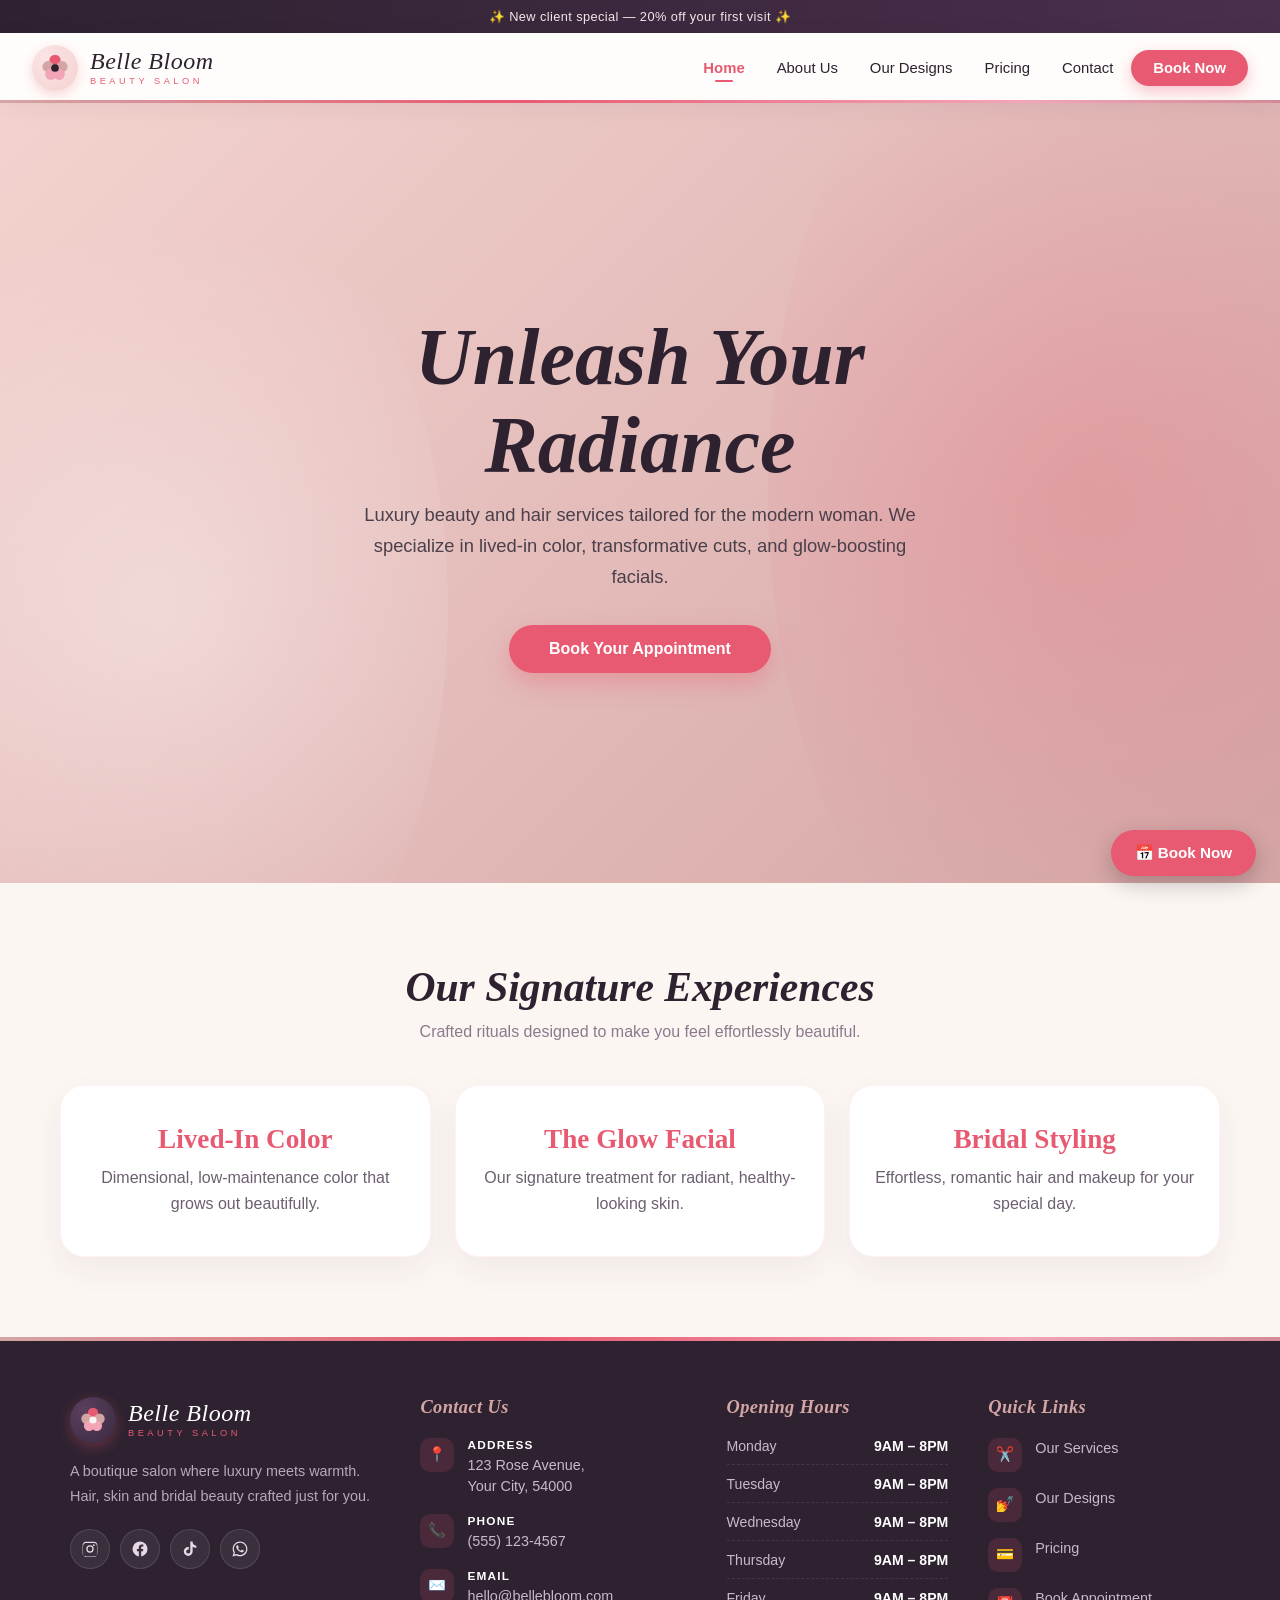
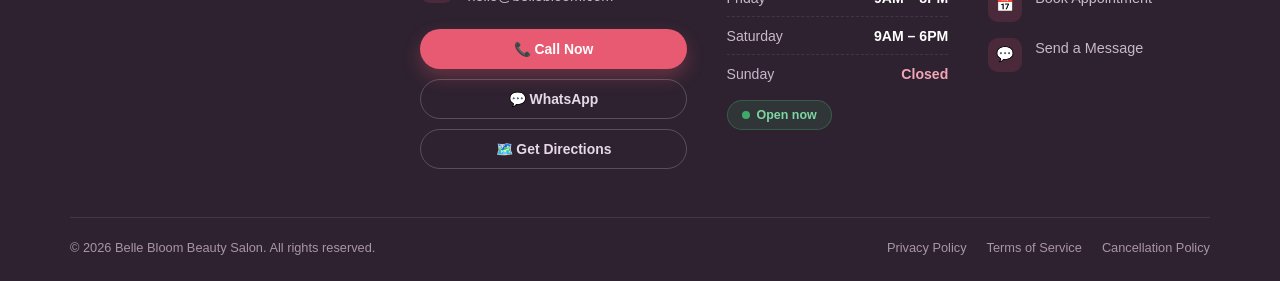
<file: index.html>
<!DOCTYPE html>
<html lang="en">
<head>
    <meta charset="UTF-8">
    <meta name="viewport" content="width=device-width, initial-scale=1.0">
    <meta name="theme-color" content="#2E2230">
    <title>Belle Bloom | Beauty Salon</title>
    <link rel="stylesheet" href="style.css">
</head>
<body>

    <!-- ==================== HEADER ==================== -->
    <header class="site-header">
        <!-- Promo bar only — no contact/email -->
        <div class="top-bar">
            <span class="sparkle">✨</span> New client special — 20% off your first visit <span class="sparkle">✨</span>
        </div>

        <nav class="main-nav">
            <a href="#home" class="logo" aria-label="Belle Bloom home">
                <span class="logo-mark">
                    <svg width="28" height="28" viewBox="0 0 40 40" aria-hidden="true">
                        <circle cx="20" cy="9"  r="8" fill="#E85A71"/>
                        <circle cx="10" cy="18" r="8" fill="#D4A5A5"/>
                        <circle cx="30" cy="18" r="8" fill="#D4A5A5"/>
                        <circle cx="14" cy="29" r="8" fill="#F3A5B8"/>
                        <circle cx="26" cy="29" r="8" fill="#F3A5B8"/>
                        <circle cx="20" cy="20" r="5.5" fill="#2E2230"/>
                    </svg>
                </span>
                <span class="logo-text">
                    Belle Bloom
                    <span>Beauty Salon</span>
                </span>
            </a>

            <input type="checkbox" id="nav-toggle" class="nav-toggle">
            <label for="nav-toggle" class="nav-toggle-label" aria-label="Toggle menu">☰</label>

            <ul class="nav-links">
                <li><a href="#home" class="active">Home</a></li>
                <li><a href="#about">About Us</a></li>
                <li><a href="#designs">Our Designs</a></li>
                <li><a href="pricing.html">Pricing</a></li>
                <li><a href="#contact">Contact</a></li>
                <li><a href="#book" class="nav-cta js-book">Book Now</a></li>
            </ul>
        </nav>
    </header>

    <!-- ==================== HERO ==================== -->
    <section class="hero" id="home">
        <div class="hero-content">
            <h1>Unleash Your Radiance</h1>
            <p>Luxury beauty and hair services tailored for the modern woman. We specialize in lived-in color, transformative cuts, and glow-boosting facials.</p>
            <a href="#book" class="cta-button js-book">Book Your Appointment</a>
        </div>
    </section>

    <!-- ==================== SIGNATURE SERVICES ==================== -->
    <section class="services" id="services">
        <h2>Our Signature Experiences</h2>
        <p class="subtitle">Crafted rituals designed to make you feel effortlessly beautiful.</p>
        <div class="service-grid">
            <div class="service-card">
                <h3>Lived-In Color</h3>
                <p>Dimensional, low-maintenance color that grows out beautifully.</p>
            </div>
            <div class="service-card">
                <h3>The Glow Facial</h3>
                <p>Our signature treatment for radiant, healthy-looking skin.</p>
            </div>
            <div class="service-card">
                <h3>Bridal Styling</h3>
                <p>Effortless, romantic hair and makeup for your special day.</p>
            </div>
        </div>
    </section>

    <!-- ==================== FOOTER / CONTACT ==================== -->
    <footer class="site-footer" id="contact">
        <div class="footer-inner">

            <!-- Column 1: Brand + social -->
            <div class="footer-brand">
                <a href="#home" class="logo">
                    <span class="logo-mark">
                        <svg width="26" height="26" viewBox="0 0 40 40" aria-hidden="true">
                            <circle cx="20" cy="9"  r="8" fill="#E85A71"/>
                            <circle cx="10" cy="18" r="8" fill="#D4A5A5"/>
                            <circle cx="30" cy="18" r="8" fill="#D4A5A5"/>
                            <circle cx="14" cy="29" r="8" fill="#F3A5B8"/>
                            <circle cx="26" cy="29" r="8" fill="#F3A5B8"/>
                            <circle cx="20" cy="20" r="5.5" fill="#FCF6F3"/>
                        </svg>
                    </span>
                    <span class="logo-text">
                        Belle Bloom
                        <span>Beauty Salon</span>
                    </span>
                </a>
                <p>A boutique salon where luxury meets warmth. Hair, skin and bridal beauty crafted just for you.</p>

                <div class="social-row">
                    <a href="#" class="social-btn" aria-label="Instagram">
                        <svg viewBox="0 0 24 24"><path d="M12 2.2c3.2 0 3.6 0 4.9.07 1.2.06 1.8.25 2.2.42.6.22 1 .48 1.4.9.4.4.7.8.9 1.4.2.4.4 1 .4 2.2.1 1.3.1 1.7.1 4.9s0 3.6-.1 4.9c0 1.2-.2 1.8-.4 2.2-.2.6-.5 1-.9 1.4-.4.4-.8.7-1.4.9-.4.2-1 .4-2.2.4-1.3.1-1.7.1-4.9.1s-3.6 0-4.9-.1c-1.2 0-1.8-.2-2.2-.4-.6-.2-1-.5-1.4-.9-.4-.4-.7-.8-.9-1.4-.2-.4-.4-1-.4-2.2-.1-1.3-.1-1.7-.1-4.9s0-3.6.1-4.9c0-1.2.2-1.8.4-2.2.2-.6.5-1 .9-1.4.4-.4.8-.7 1.4-.9.4-.2 1-.4 2.2-.4 1.3-.1 1.7-.1 4.9-.1zm0 1.8c-3.1 0-3.5 0-4.8.07-1.1.05-1.7.24-2.1.4-.5.2-.9.44-1.2.75-.3.3-.55.7-.75 1.2-.16.4-.35 1-.4 2.1-.07 1.3-.07 1.7-.07 4.8s0 3.5.07 4.8c.05 1.1.24 1.7.4 2.1.2.5.44.9.75 1.2.3.3.7.55 1.2.75.4.16 1 .35 2.1.4 1.3.07 1.7.07 4.8.07s3.5 0 4.8-.07c1.1-.05 1.7-.24 2.1-.4.5-.2.9-.44 1.2-.75.3-.3.55-.7.75-1.2.16-.4.35-1 .4-2.1.07-1.3.07-1.7.07-4.8s0-3.5-.07-4.8c-.05-1.1-.24-1.7-.4-2.1-.2-.5-.44-.9-.75-1.2-.3-.3-.7-.55-1.2-.75-.4-.16-1-.35-2.1-.4-1.3-.07-1.7-.07-4.8-.07zm0 3.1a4.9 4.9 0 1 1 0 9.8 4.9 4.9 0 0 1 0-9.8zm0 8.08a3.18 3.18 0 1 0 0-6.36 3.18 3.18 0 0 0 0 6.36zm6.24-8.28a1.14 1.14 0 1 1-2.28 0 1.14 1.14 0 0 1 2.28 0z"/></svg>
                    </a>
                    <a href="#" class="social-btn" aria-label="Facebook">
                        <svg viewBox="0 0 24 24"><path d="M22 12a10 10 0 1 0-11.56 9.88v-6.99H7.9V12h2.54V9.8c0-2.5 1.49-3.89 3.77-3.89 1.09 0 2.24.2 2.24.2v2.46h-1.26c-1.24 0-1.63.77-1.63 1.56V12h2.78l-.44 2.89h-2.34v6.99A10 10 0 0 0 22 12z"/></svg>
                    </a>
                    <a href="#" class="social-btn" aria-label="TikTok">
                        <svg viewBox="0 0 24 24"><path d="M16.6 5.82A5.4 5.4 0 0 1 15.5 2h-3.1v13.28a2.78 2.78 0 1 1-2.78-2.78c.28 0 .55.04.8.12V9.44a6.05 6.05 0 0 0-.8-.05 5.9 5.9 0 1 0 5.9 5.9V9.1a8.5 8.5 0 0 0 4.9 1.55V7.55a5.4 5.4 0 0 1-3.82-1.73z"/></svg>
                    </a>
                    <a href="https://wa.me/15551234567" class="social-btn" aria-label="WhatsApp">
                        <svg viewBox="0 0 24 24"><path d="M12.04 2C6.6 2 2.2 6.4 2.2 11.84c0 1.74.46 3.44 1.32 4.94L2 22l5.34-1.4a9.8 9.8 0 0 0 4.7 1.2h.01c5.43 0 9.84-4.4 9.84-9.84S17.47 2 12.04 2zm0 17.94h-.01a8.2 8.2 0 0 1-4.17-1.14l-.3-.18-3.1.81.83-3.03-.2-.31a8.16 8.16 0 0 1-1.25-4.35c0-4.52 3.68-8.2 8.2-8.2 2.19 0 4.25.86 5.8 2.4a8.15 8.15 0 0 1 2.4 5.8c0 4.52-3.68 8.2-8.2 8.2zm4.5-6.14c-.25-.12-1.47-.72-1.7-.8-.23-.09-.4-.13-.56.12-.17.25-.65.8-.8.96-.14.17-.29.19-.54.06-.25-.12-1.04-.38-1.98-1.22-.73-.65-1.22-1.46-1.37-1.7-.14-.26-.02-.4.11-.52.11-.11.25-.29.37-.43.13-.15.17-.25.25-.42.08-.17.04-.31-.02-.44-.06-.12-.56-1.35-.77-1.85-.2-.48-.41-.42-.56-.43h-.48c-.16 0-.43.06-.65.31-.23.25-.86.84-.86 2.05s.88 2.38 1 2.54c.12.17 1.73 2.64 4.2 3.7.59.25 1.04.4 1.4.52.59.19 1.13.16 1.55.1.47-.07 1.47-.6 1.68-1.18.21-.58.21-1.07.15-1.18-.06-.1-.23-.17-.48-.29z"/></svg>
                    </a>
                </div>
            </div>

            <!-- Column 2: Contact -->
            <div class="footer-col">
                <h4>Contact Us</h4>
                <ul class="contact-list">
                    <li>
                        <span class="ci">📍</span>
                        <div>
                            <strong>Address</strong>
                            <span>123 Rose Avenue,<br>Your City, 54000</span>
                        </div>
                    </li>
                    <li>
                        <span class="ci">📞</span>
                        <div>
                            <strong>Phone</strong>
                            <a href="tel:+15551234567">(555) 123-4567</a>
                        </div>
                    </li>
                    <li>
                        <span class="ci">✉️</span>
                        <div>
                            <strong>Email</strong>
                            <a href="mailto:hello@bellebloom.com">hello@bellebloom.com</a>
                        </div>
                    </li>
                </ul>

                <div class="quick-actions">
                    <a href="tel:+15551234567" class="quick-btn primary">📞 Call Now</a>
                    <a href="https://wa.me/15551234567" class="quick-btn ghost">💬 WhatsApp</a>
                    <a href="https://maps.google.com/?q=123+Rose+Avenue" target="_blank" rel="noopener" class="quick-btn ghost">🗺️ Get Directions</a>
                </div>
            </div>

            <!-- Column 3: Hours -->
            <div class="footer-col">
                <h4>Opening Hours</h4>
                <ul class="hours-list">
                    <li><span class="day">Monday</span><span class="time">9AM – 8PM</span></li>
                    <li><span class="day">Tuesday</span><span class="time">9AM – 8PM</span></li>
                    <li><span class="day">Wednesday</span><span class="time">9AM – 8PM</span></li>
                    <li><span class="day">Thursday</span><span class="time">9AM – 8PM</span></li>
                    <li><span class="day">Friday</span><span class="time">9AM – 8PM</span></li>
                    <li><span class="day">Saturday</span><span class="time">9AM – 6PM</span></li>
                    <li><span class="day">Sunday</span><span class="closed">Closed</span></li>
                </ul>
                <span class="open-badge"><span class="pulse"></span> Open now</span>
            </div>

            <!-- Column 4: Quick links -->
            <div class="footer-col">
                <h4>Quick Links</h4>
                <ul class="contact-list">
                    <li><span class="ci">✂️</span><div><a href="#services">Our Services</a></div></li>
                    <li><span class="ci">💅</span><div><a href="#designs">Our Designs</a></div></li>
                    <li><span class="ci">💳</span><div><a href="pricing.html">Pricing</a></div></li>
                    <li><span class="ci">📅</span><div><a href="#book" class="js-book">Book Appointment</a></div></li>
                    <li><span class="ci">💬</span><div><a href="mailto:hello@bellebloom.com">Send a Message</a></div></li>
                </ul>
            </div>

        </div>

        <div class="footer-bottom">
            <span>&copy; 2026 Belle Bloom Beauty Salon. All rights reserved.</span>
            <span class="legal">
                <a href="#">Privacy Policy</a>
                <a href="#">Terms of Service</a>
                <a href="#">Cancellation Policy</a>
            </span>
        </div>
    </footer>

    <!-- Floating CTA -->
    <button type="button" class="floating-cta js-book">📅 Book Now</button>

    <!-- ==================== BOOKING MODAL ==================== -->
    <div class="modal-overlay" id="bookingModal" role="dialog" aria-modal="true" aria-labelledby="modalTitle">
        <div class="booking-modal">
            <button type="button" class="modal-close" id="modalClose" aria-label="Close booking window">&times;</button>

            <h2 class="modal-title" id="modalTitle">Book Your Appointment</h2>
            <p class="modal-sub">Pick a date, then choose an available time slot.</p>

            <div class="booking-layout">
                <div class="calendar-panel">
                    <div class="cal-header">
                        <button type="button" class="cal-nav" id="prevMonth" aria-label="Previous month">‹</button>
                        <span class="cal-month" id="monthLabel"></span>
                        <button type="button" class="cal-nav" id="nextMonth" aria-label="Next month">›</button>
                    </div>

                    <div class="cal-weekdays">
                        <span>Sun</span><span>Mon</span><span>Tue</span>
                        <span>Wed</span><span>Thu</span><span>Fri</span><span>Sat</span>
                    </div>

                    <div class="cal-grid" id="calGrid"></div>

                    <div class="cal-legend">
                        <span><i class="lg-dot free"></i> Available</span>
                        <span><i class="lg-dot full"></i> Fully booked</span>
                        <span><i class="lg-dot sel"></i> Selected</span>
                    </div>
                </div>

                <div class="slots-panel">
                    <h3 id="slotsTitle">Select a date</h3>
                    <p class="slots-sub" id="slotsSub">Choose a highlighted day on the calendar.</p>
                    <div class="slots-grid" id="slotsGrid">
                        <p class="empty-note">No date selected yet.</p>
                    </div>
                </div>
            </div>
        </div>
    </div>

    <script>
    /* =========================================================
       BOOKING SYSTEM
       ========================================================= */
    const STORAGE_KEY = 'belleBloomBookings_v1';

    const TIME_SLOTS = [
        '9:00 AM','10:00 AM','11:00 AM','12:00 PM','1:00 PM',
        '2:00 PM','3:00 PM','4:00 PM','5:00 PM','6:00 PM','7:00 PM'
    ];

    const modal       = document.getElementById('bookingModal');
    const calGrid     = document.getElementById('calGrid');
    const monthLabel  = document.getElementById('monthLabel');
    const slotsGrid   = document.getElementById('slotsGrid');
    const slotsTitle  = document.getElementById('slotsTitle');
    const slotsSub    = document.getElementById('slotsSub');

    const today = new Date();
    today.setHours(0, 0, 0, 0);

    let bookings        = loadBookings();
    let viewYear        = today.getFullYear();
    let viewMonth       = today.getMonth();
    let selectedDateKey = null;

    function pad(n) { return String(n).padStart(2, '0'); }
    function keyOf(d) {
        return d.getFullYear() + '-' + pad(d.getMonth() + 1) + '-' + pad(d.getDate());
    }
    function hashStr(s) {
        let h = 0;
        for (let i = 0; i < s.length; i++) h = (h * 31 + s.charCodeAt(i)) >>> 0;
        return h;
    }
    function escapeHtml(s) {
        return String(s).replace(/[&<>"']/g, c => (
            { '&':'&amp;', '<':'&lt;', '>':'&gt;', '"':'&quot;', "'":'&#39;' }[c]
        ));
    }
    function loadBookings() {
        try { return JSON.parse(localStorage.getItem(STORAGE_KEY)) || {}; }
        catch (e) { return {}; }
    }
    function saveBookings() {
        try { localStorage.setItem(STORAGE_KEY, JSON.stringify(bookings)); }
        catch (e) { /* storage may be unavailable */ }
    }

    const FORCED_FULL = [2, 5, 9, 14].map(n => {
        const d = new Date(today);
        d.setDate(d.getDate() + n);
        return keyOf(d);
    });

    function dayFullyBooked(key) {
        if (FORCED_FULL.includes(key)) return true;
        return (hashStr(key) % 100) < 10;
    }

    function slotState(dateKey, slot, index) {
        if (bookings[dateKey] && bookings[dateKey][slot]) return 'booked';
        if (dayFullyBooked(dateKey)) return 'booked';
        const seed = (hashStr(dateKey) + index * 37) % 100;
        return seed < 32 ? 'booked' : 'free';
    }

    function isPastSlot(dateKey, time) {
        if (dateKey !== keyOf(today)) return false;
        const [t, mer] = time.split(' ');
        let h = parseInt(t.split(':')[0], 10);
        if (mer === 'PM' && h !== 12) h += 12;
        if (mer === 'AM' && h === 12) h = 0;
        return h <= new Date().getHours();
    }

    function slotsForDate(dateKey) {
        return TIME_SLOTS.map((t, i) => {
            let state = slotState(dateKey, t, i);
            if (state === 'free' && isPastSlot(dateKey, t)) state = 'booked';
            return { time: t, state: state };
        });
    }

    function freeCount(dateKey) {
        return slotsForDate(dateKey).filter(s => s.state === 'free').length;
    }

    function renderCalendar() {
        monthLabel.textContent = new Date(viewYear, viewMonth, 1)
            .toLocaleString('en-US', { month: 'long', year: 'numeric' });

        calGrid.innerHTML = '';

        const firstDay    = new Date(viewYear, viewMonth, 1).getDay();
        const daysInMonth = new Date(viewYear, viewMonth + 1, 0).getDate();

        for (let i = 0; i < firstDay; i++) {
            const blank = document.createElement('button');
            blank.type = 'button';
            blank.className = 'cal-day empty';
            blank.disabled = true;
            blank.tabIndex = -1;
            calGrid.appendChild(blank);
        }

        for (let d = 1; d <= daysInMonth; d++) {
            const date = new Date(viewYear, viewMonth, d);
            const key  = keyOf(date);

            const btn = document.createElement('button');
            btn.type = 'button';
            btn.className = 'cal-day';
            btn.textContent = d;
            btn.dataset.date = key;

            const isPast   = date < today;
            const isSunday = date.getDay() === 0;

            if (isPast) {
                btn.disabled = true;
                btn.classList.add('past');
            } else if (isSunday) {
                btn.disabled = true;
                btn.classList.add('closed');
                btn.title = 'Closed on Sundays';
            } else if (dayFullyBooked(key) || freeCount(key) === 0) {
                btn.disabled = true;
                btn.classList.add('full');
                btn.title = 'Fully booked';
            } else {
                if (freeCount(key) < TIME_SLOTS.length) {
                    const dot = document.createElement('span');
                    dot.className = 'dot';
                    btn.appendChild(dot);
                }
                btn.addEventListener('click', () => selectDate(key));
            }

            if (key === keyOf(today)) btn.classList.add('today');
            if (key === selectedDateKey) btn.classList.add('selected');

            calGrid.appendChild(btn);
        }
    }

    function selectDate(dateKey) {
        selectedDateKey = dateKey;
        renderCalendar();
        renderSlots(dateKey);
    }

    function renderSlots(dateKey) {
        slotsGrid.classList.remove('single');
        const date = new Date(dateKey + 'T00:00:00');

        slotsTitle.textContent = date.toLocaleDateString('en-US', {
            weekday: 'long', month: 'short', day: 'numeric'
        });

        const list = slotsForDate(dateKey);
        const free = list.filter(s => s.state === 'free').length;

        slotsSub.textContent = free
            ? free + ' slot' + (free > 1 ? 's' : '') + ' available — tap one to book'
            : 'All slots are booked. Please pick another day.';

        slotsGrid.innerHTML = '';

        list.forEach(s => {
            const btn = document.createElement('button');
            btn.type = 'button';
            btn.className = 'slot ' + (s.state === 'free' ? 'free' : 'booked');
            btn.textContent = s.time;

            if (s.state === 'free') {
                btn.addEventListener('click', () => showBookingForm(dateKey, s.time));
            } else {
                btn.disabled = true;
                btn.title = 'Already booked';
            }
            slotsGrid.appendChild(btn);
        });
    }

    function showBookingForm(dateKey, time) {
        const date = new Date(dateKey + 'T00:00:00');

        slotsTitle.textContent = 'Confirm your booking';
        slotsSub.textContent = date.toLocaleDateString('en-US', {
            weekday: 'long', month: 'long', day: 'numeric'
        }) + ' at ' + time;

        slotsGrid.classList.add('single');
        slotsGrid.innerHTML = '';

        const form = document.createElement('form');
        form.className = 'book-form';
        form.innerHTML =
            '<input type="text" name="clientName" placeholder="Your full name" required autocomplete="name">' +
            '<input type="tel"  name="clientPhone" placeholder="Phone number" required autocomplete="tel">' +
            '<button type="submit" class="btn-primary">Confirm Appointment</button>' +
            '<button type="button" class="btn-ghost" id="backToSlots">← Back to time slots</button>';

        form.addEventListener('submit', function (e) {
            e.preventDefault();
            const name  = form.elements.clientName.value.trim();
            const phone = form.elements.clientPhone.value.trim();
            if (!name || !phone) return;

            if (!bookings[dateKey]) bookings[dateKey] = {};
            bookings[dateKey][time] = { name: name, phone: phone, at: new Date().toISOString() };
            saveBookings();

            showConfirmation(dateKey, time, name);
            renderCalendar();
        });

        slotsGrid.appendChild(form);

        document.getElementById('backToSlots').addEventListener('click', () => {
            renderSlots(dateKey);
        });
    }

    function showConfirmation(dateKey, time, name) {
        const date = new Date(dateKey + 'T00:00:00');

        slotsTitle.textContent = "You're booked!";
        slotsSub.textContent = 'A confirmation has been saved. We can’t wait to see you.';
        slotsGrid.classList.add('single');
        slotsGrid.innerHTML =
            '<div class="confirm-card">' +
                '<div class="check">✓</div>' +
                '<p class="who">' + escapeHtml(name) + '</p>' +
                '<p>' + date.toLocaleDateString('en-US', {
                    weekday: 'long', month: 'long', day: 'numeric', year: 'numeric'
                }) + '</p>' +
                '<p class="big">' + time + '</p>' +
                '<button type="button" class="btn-primary" id="confirmDone">Done</button>' +
            '</div>';

        document.getElementById('confirmDone').addEventListener('click', closeModal);
    }

    function openModal() {
        viewYear  = today.getFullYear();
        viewMonth = today.getMonth();
        selectedDateKey = null;

        slotsGrid.classList.remove('single');
        slotsTitle.textContent = 'Select a date';
        slotsSub.textContent = 'Choose a highlighted day on the calendar.';
        slotsGrid.innerHTML = '<p class="empty-note">No date selected yet.</p>';

        renderCalendar();
        modal.classList.add('open');
        document.body.classList.add('modal-open');
    }

    function closeModal() {
        modal.classList.remove('open');
        document.body.classList.remove('modal-open');
    }

    document.querySelectorAll('.js-book').forEach(el => {
        el.addEventListener('click', function (e) {
            e.preventDefault();
            openModal();
        });
    });

    document.getElementById('modalClose').addEventListener('click', closeModal);
    modal.addEventListener('click', function (e) {
        if (e.target === modal) closeModal();
    });
    document.addEventListener('keydown', function (e) {
        if (e.key === 'Escape' && modal.classList.contains('open')) closeModal();
    });

    document.getElementById('prevMonth').addEventListener('click', function () {
        viewMonth--;
        if (viewMonth < 0) { viewMonth = 11; viewYear--; }
        renderCalendar();
    });
    document.getElementById('nextMonth').addEventListener('click', function () {
        viewMonth++;
        if (viewMonth > 11) { viewMonth = 0; viewYear++; }
        renderCalendar();
    });

    // Open the booking window when arriving from another page (e.g. pricing.html)
    if (location.hash === '#book') openModal();
    </script>

</body>
</html>
</file>
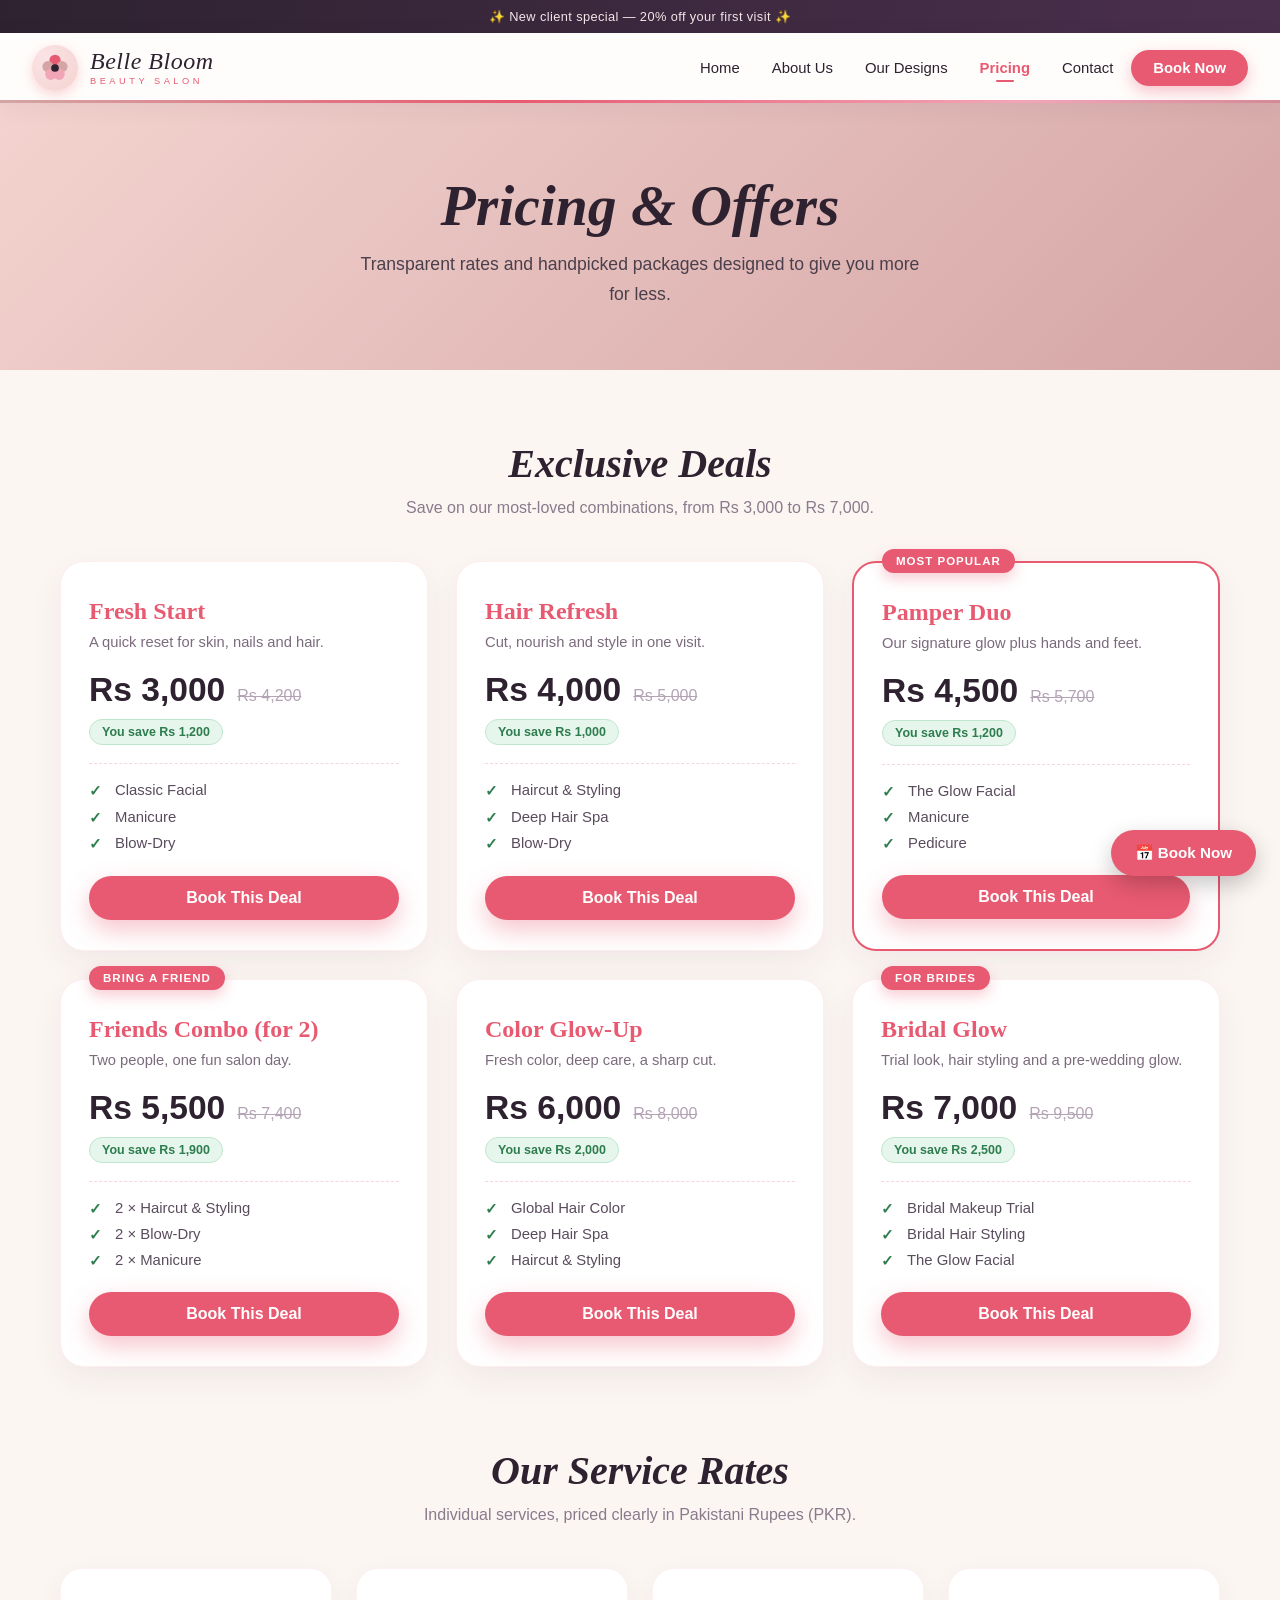
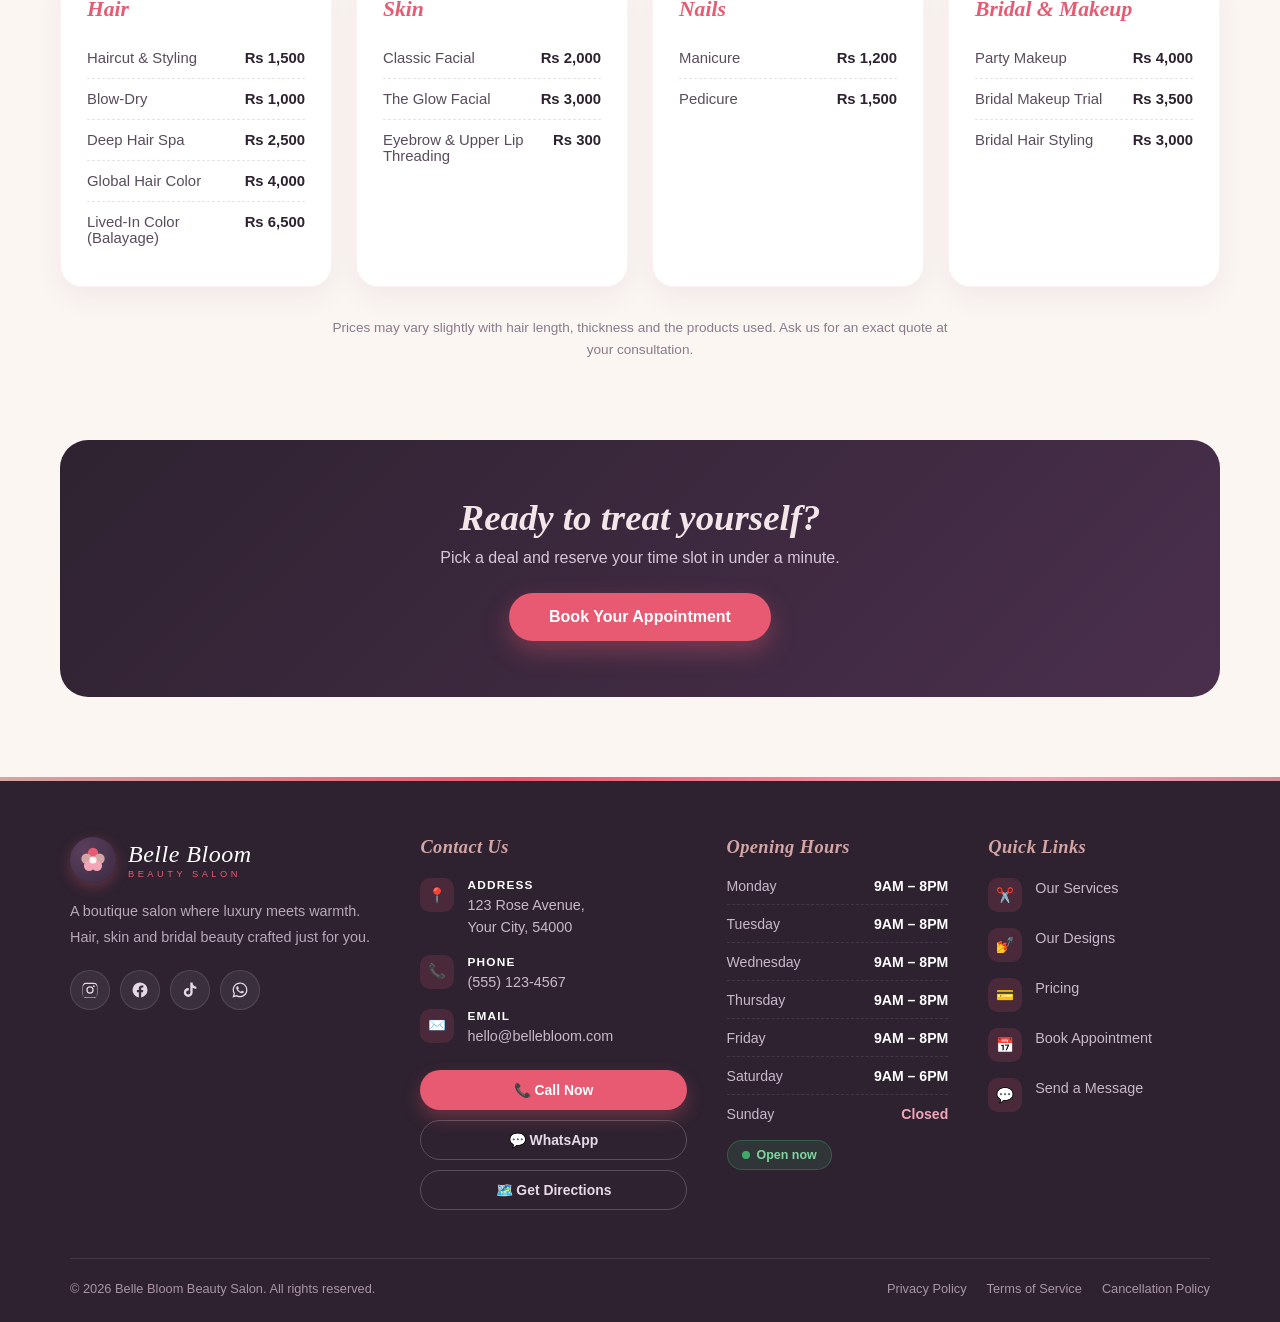
<file: pricing.html>
<!DOCTYPE html>
<html lang="en">
<head>
    <meta charset="UTF-8">
    <meta name="viewport" content="width=device-width, initial-scale=1.0">
    <meta name="theme-color" content="#2E2230">
    <title>Pricing &amp; Offers | Belle Bloom Beauty Salon</title>
    <link rel="stylesheet" href="style.css">
</head>
<body>

    <!-- ==================== HEADER ==================== -->
    <header class="site-header">
        <!-- Promo bar only — no contact/email -->
        <div class="top-bar">
            <span class="sparkle">✨</span> New client special — 20% off your first visit <span class="sparkle">✨</span>
        </div>

        <nav class="main-nav">
            <a href="index.html" class="logo" aria-label="Belle Bloom home">
                <span class="logo-mark">
                    <svg width="28" height="28" viewBox="0 0 40 40" aria-hidden="true">
                        <circle cx="20" cy="9"  r="8" fill="#E85A71"/>
                        <circle cx="10" cy="18" r="8" fill="#D4A5A5"/>
                        <circle cx="30" cy="18" r="8" fill="#D4A5A5"/>
                        <circle cx="14" cy="29" r="8" fill="#F3A5B8"/>
                        <circle cx="26" cy="29" r="8" fill="#F3A5B8"/>
                        <circle cx="20" cy="20" r="5.5" fill="#2E2230"/>
                    </svg>
                </span>
                <span class="logo-text">
                    Belle Bloom
                    <span>Beauty Salon</span>
                </span>
            </a>

            <input type="checkbox" id="nav-toggle" class="nav-toggle">
            <label for="nav-toggle" class="nav-toggle-label" aria-label="Toggle menu">☰</label>

            <ul class="nav-links">
                <li><a href="index.html">Home</a></li>
                <li><a href="index.html#about">About Us</a></li>
                <li><a href="index.html#designs">Our Designs</a></li>
                <li><a href="pricing.html" class="active">Pricing</a></li>
                <li><a href="#contact">Contact</a></li>
                <li><a href="index.html#book" class="nav-cta">Book Now</a></li>
            </ul>
        </nav>
    </header>

    
    <!-- ==================== PAGE HERO ==================== -->
    <section class="page-hero">
        <h1>Pricing &amp; Offers</h1>
        <p>Transparent rates and handpicked packages designed to give you more for less.</p>
    </section>

    <!-- ==================== DEALS ==================== -->
    <section class="section-wrap" id="deals">
        <h2>Exclusive Deals</h2>
        <p class="subtitle">Save on our most-loved combinations, from Rs 3,000 to Rs 7,000.</p>
        <div class="deal-grid">
            <article class="deal-card">
                
                <h3 class="deal-name">Fresh Start</h3>
                <p class="deal-blurb">A quick reset for skin, nails and hair.</p>
                <div class="deal-price-row">
                    <span class="deal-price">Rs 3,000</span>
                    <span class="deal-old">Rs 4,200</span>
                </div>
                <span class="deal-save">You save Rs 1,200</span>
                <ul class="deal-list"><li>Classic Facial</li><li>Manicure</li><li>Blow-Dry</li></ul>
                <a href="index.html#book" class="cta-button deal-btn">Book This Deal</a>
            </article>
            <article class="deal-card">
                
                <h3 class="deal-name">Hair Refresh</h3>
                <p class="deal-blurb">Cut, nourish and style in one visit.</p>
                <div class="deal-price-row">
                    <span class="deal-price">Rs 4,000</span>
                    <span class="deal-old">Rs 5,000</span>
                </div>
                <span class="deal-save">You save Rs 1,000</span>
                <ul class="deal-list"><li>Haircut & Styling</li><li>Deep Hair Spa</li><li>Blow-Dry</li></ul>
                <a href="index.html#book" class="cta-button deal-btn">Book This Deal</a>
            </article>
            <article class="deal-card featured">
                <span class="deal-badge">Most Popular</span>
                <h3 class="deal-name">Pamper Duo</h3>
                <p class="deal-blurb">Our signature glow plus hands and feet.</p>
                <div class="deal-price-row">
                    <span class="deal-price">Rs 4,500</span>
                    <span class="deal-old">Rs 5,700</span>
                </div>
                <span class="deal-save">You save Rs 1,200</span>
                <ul class="deal-list"><li>The Glow Facial</li><li>Manicure</li><li>Pedicure</li></ul>
                <a href="index.html#book" class="cta-button deal-btn">Book This Deal</a>
            </article>
            <article class="deal-card">
                <span class="deal-badge">Bring a Friend</span>
                <h3 class="deal-name">Friends Combo (for 2)</h3>
                <p class="deal-blurb">Two people, one fun salon day.</p>
                <div class="deal-price-row">
                    <span class="deal-price">Rs 5,500</span>
                    <span class="deal-old">Rs 7,400</span>
                </div>
                <span class="deal-save">You save Rs 1,900</span>
                <ul class="deal-list"><li>2 × Haircut & Styling</li><li>2 × Blow-Dry</li><li>2 × Manicure</li></ul>
                <a href="index.html#book" class="cta-button deal-btn">Book This Deal</a>
            </article>
            <article class="deal-card">
                
                <h3 class="deal-name">Color Glow-Up</h3>
                <p class="deal-blurb">Fresh color, deep care, a sharp cut.</p>
                <div class="deal-price-row">
                    <span class="deal-price">Rs 6,000</span>
                    <span class="deal-old">Rs 8,000</span>
                </div>
                <span class="deal-save">You save Rs 2,000</span>
                <ul class="deal-list"><li>Global Hair Color</li><li>Deep Hair Spa</li><li>Haircut & Styling</li></ul>
                <a href="index.html#book" class="cta-button deal-btn">Book This Deal</a>
            </article>
            <article class="deal-card">
                <span class="deal-badge">For Brides</span>
                <h3 class="deal-name">Bridal Glow</h3>
                <p class="deal-blurb">Trial look, hair styling and a pre-wedding glow.</p>
                <div class="deal-price-row">
                    <span class="deal-price">Rs 7,000</span>
                    <span class="deal-old">Rs 9,500</span>
                </div>
                <span class="deal-save">You save Rs 2,500</span>
                <ul class="deal-list"><li>Bridal Makeup Trial</li><li>Bridal Hair Styling</li><li>The Glow Facial</li></ul>
                <a href="index.html#book" class="cta-button deal-btn">Book This Deal</a>
            </article>
        </div>
    </section>

    <!-- ==================== RATES ==================== -->
    <section class="section-wrap" id="rates">
        <h2>Our Service Rates</h2>
        <p class="subtitle">Individual services, priced clearly in Pakistani Rupees (PKR).</p>
        <div class="rate-grid">
            <div class="rate-card">
                <h3>Hair</h3>
                <ul class="rate-list"><li><span>Haircut & Styling</span><b>Rs 1,500</b></li><li><span>Blow-Dry</span><b>Rs 1,000</b></li><li><span>Deep Hair Spa</span><b>Rs 2,500</b></li><li><span>Global Hair Color</span><b>Rs 4,000</b></li><li><span>Lived-In Color (Balayage)</span><b>Rs 6,500</b></li></ul>
            </div>
            <div class="rate-card">
                <h3>Skin</h3>
                <ul class="rate-list"><li><span>Classic Facial</span><b>Rs 2,000</b></li><li><span>The Glow Facial</span><b>Rs 3,000</b></li><li><span>Eyebrow & Upper Lip Threading</span><b>Rs 300</b></li></ul>
            </div>
            <div class="rate-card">
                <h3>Nails</h3>
                <ul class="rate-list"><li><span>Manicure</span><b>Rs 1,200</b></li><li><span>Pedicure</span><b>Rs 1,500</b></li></ul>
            </div>
            <div class="rate-card">
                <h3>Bridal & Makeup</h3>
                <ul class="rate-list"><li><span>Party Makeup</span><b>Rs 4,000</b></li><li><span>Bridal Makeup Trial</span><b>Rs 3,500</b></li><li><span>Bridal Hair Styling</span><b>Rs 3,000</b></li></ul>
            </div>
        </div>
        <p class="price-note">Prices may vary slightly with hair length, thickness and the products used. Ask us for an exact quote at your consultation.</p>
    </section>

    <!-- ==================== CTA ==================== -->
    <section class="cta-banner">
        <h2>Ready to treat yourself?</h2>
        <p>Pick a deal and reserve your time slot in under a minute.</p>
        <a href="index.html#book" class="cta-button">Book Your Appointment</a>
    </section>

    <!-- ==================== FOOTER / CONTACT ==================== -->
    <footer class="site-footer" id="contact">
        <div class="footer-inner">

            <!-- Column 1: Brand + social -->
            <div class="footer-brand">
                <a href="index.html" class="logo">
                    <span class="logo-mark">
                        <svg width="26" height="26" viewBox="0 0 40 40" aria-hidden="true">
                            <circle cx="20" cy="9"  r="8" fill="#E85A71"/>
                            <circle cx="10" cy="18" r="8" fill="#D4A5A5"/>
                            <circle cx="30" cy="18" r="8" fill="#D4A5A5"/>
                            <circle cx="14" cy="29" r="8" fill="#F3A5B8"/>
                            <circle cx="26" cy="29" r="8" fill="#F3A5B8"/>
                            <circle cx="20" cy="20" r="5.5" fill="#FCF6F3"/>
                        </svg>
                    </span>
                    <span class="logo-text">
                        Belle Bloom
                        <span>Beauty Salon</span>
                    </span>
                </a>
                <p>A boutique salon where luxury meets warmth. Hair, skin and bridal beauty crafted just for you.</p>

                <div class="social-row">
                    <a href="#" class="social-btn" aria-label="Instagram">
                        <svg viewBox="0 0 24 24"><path d="M12 2.2c3.2 0 3.6 0 4.9.07 1.2.06 1.8.25 2.2.42.6.22 1 .48 1.4.9.4.4.7.8.9 1.4.2.4.4 1 .4 2.2.1 1.3.1 1.7.1 4.9s0 3.6-.1 4.9c0 1.2-.2 1.8-.4 2.2-.2.6-.5 1-.9 1.4-.4.4-.8.7-1.4.9-.4.2-1 .4-2.2.4-1.3.1-1.7.1-4.9.1s-3.6 0-4.9-.1c-1.2 0-1.8-.2-2.2-.4-.6-.2-1-.5-1.4-.9-.4-.4-.7-.8-.9-1.4-.2-.4-.4-1-.4-2.2-.1-1.3-.1-1.7-.1-4.9s0-3.6.1-4.9c0-1.2.2-1.8.4-2.2.2-.6.5-1 .9-1.4.4-.4.8-.7 1.4-.9.4-.2 1-.4 2.2-.4 1.3-.1 1.7-.1 4.9-.1zm0 1.8c-3.1 0-3.5 0-4.8.07-1.1.05-1.7.24-2.1.4-.5.2-.9.44-1.2.75-.3.3-.55.7-.75 1.2-.16.4-.35 1-.4 2.1-.07 1.3-.07 1.7-.07 4.8s0 3.5.07 4.8c.05 1.1.24 1.7.4 2.1.2.5.44.9.75 1.2.3.3.7.55 1.2.75.4.16 1 .35 2.1.4 1.3.07 1.7.07 4.8.07s3.5 0 4.8-.07c1.1-.05 1.7-.24 2.1-.4.5-.2.9-.44 1.2-.75.3-.3.55-.7.75-1.2.16-.4.35-1 .4-2.1.07-1.3.07-1.7.07-4.8s0-3.5-.07-4.8c-.05-1.1-.24-1.7-.4-2.1-.2-.5-.44-.9-.75-1.2-.3-.3-.7-.55-1.2-.75-.4-.16-1-.35-2.1-.4-1.3-.07-1.7-.07-4.8-.07zm0 3.1a4.9 4.9 0 1 1 0 9.8 4.9 4.9 0 0 1 0-9.8zm0 8.08a3.18 3.18 0 1 0 0-6.36 3.18 3.18 0 0 0 0 6.36zm6.24-8.28a1.14 1.14 0 1 1-2.28 0 1.14 1.14 0 0 1 2.28 0z"/></svg>
                    </a>
                    <a href="#" class="social-btn" aria-label="Facebook">
                        <svg viewBox="0 0 24 24"><path d="M22 12a10 10 0 1 0-11.56 9.88v-6.99H7.9V12h2.54V9.8c0-2.5 1.49-3.89 3.77-3.89 1.09 0 2.24.2 2.24.2v2.46h-1.26c-1.24 0-1.63.77-1.63 1.56V12h2.78l-.44 2.89h-2.34v6.99A10 10 0 0 0 22 12z"/></svg>
                    </a>
                    <a href="#" class="social-btn" aria-label="TikTok">
                        <svg viewBox="0 0 24 24"><path d="M16.6 5.82A5.4 5.4 0 0 1 15.5 2h-3.1v13.28a2.78 2.78 0 1 1-2.78-2.78c.28 0 .55.04.8.12V9.44a6.05 6.05 0 0 0-.8-.05 5.9 5.9 0 1 0 5.9 5.9V9.1a8.5 8.5 0 0 0 4.9 1.55V7.55a5.4 5.4 0 0 1-3.82-1.73z"/></svg>
                    </a>
                    <a href="https://wa.me/15551234567" class="social-btn" aria-label="WhatsApp">
                        <svg viewBox="0 0 24 24"><path d="M12.04 2C6.6 2 2.2 6.4 2.2 11.84c0 1.74.46 3.44 1.32 4.94L2 22l5.34-1.4a9.8 9.8 0 0 0 4.7 1.2h.01c5.43 0 9.84-4.4 9.84-9.84S17.47 2 12.04 2zm0 17.94h-.01a8.2 8.2 0 0 1-4.17-1.14l-.3-.18-3.1.81.83-3.03-.2-.31a8.16 8.16 0 0 1-1.25-4.35c0-4.52 3.68-8.2 8.2-8.2 2.19 0 4.25.86 5.8 2.4a8.15 8.15 0 0 1 2.4 5.8c0 4.52-3.68 8.2-8.2 8.2zm4.5-6.14c-.25-.12-1.47-.72-1.7-.8-.23-.09-.4-.13-.56.12-.17.25-.65.8-.8.96-.14.17-.29.19-.54.06-.25-.12-1.04-.38-1.98-1.22-.73-.65-1.22-1.46-1.37-1.7-.14-.26-.02-.4.11-.52.11-.11.25-.29.37-.43.13-.15.17-.25.25-.42.08-.17.04-.31-.02-.44-.06-.12-.56-1.35-.77-1.85-.2-.48-.41-.42-.56-.43h-.48c-.16 0-.43.06-.65.31-.23.25-.86.84-.86 2.05s.88 2.38 1 2.54c.12.17 1.73 2.64 4.2 3.7.59.25 1.04.4 1.4.52.59.19 1.13.16 1.55.1.47-.07 1.47-.6 1.68-1.18.21-.58.21-1.07.15-1.18-.06-.1-.23-.17-.48-.29z"/></svg>
                    </a>
                </div>
            </div>

            <!-- Column 2: Contact -->
            <div class="footer-col">
                <h4>Contact Us</h4>
                <ul class="contact-list">
                    <li>
                        <span class="ci">📍</span>
                        <div>
                            <strong>Address</strong>
                            <span>123 Rose Avenue,<br>Your City, 54000</span>
                        </div>
                    </li>
                    <li>
                        <span class="ci">📞</span>
                        <div>
                            <strong>Phone</strong>
                            <a href="tel:+15551234567">(555) 123-4567</a>
                        </div>
                    </li>
                    <li>
                        <span class="ci">✉️</span>
                        <div>
                            <strong>Email</strong>
                            <a href="mailto:hello@bellebloom.com">hello@bellebloom.com</a>
                        </div>
                    </li>
                </ul>

                <div class="quick-actions">
                    <a href="tel:+15551234567" class="quick-btn primary">📞 Call Now</a>
                    <a href="https://wa.me/15551234567" class="quick-btn ghost">💬 WhatsApp</a>
                    <a href="https://maps.google.com/?q=123+Rose+Avenue" target="_blank" rel="noopener" class="quick-btn ghost">🗺️ Get Directions</a>
                </div>
            </div>

            <!-- Column 3: Hours -->
            <div class="footer-col">
                <h4>Opening Hours</h4>
                <ul class="hours-list">
                    <li><span class="day">Monday</span><span class="time">9AM – 8PM</span></li>
                    <li><span class="day">Tuesday</span><span class="time">9AM – 8PM</span></li>
                    <li><span class="day">Wednesday</span><span class="time">9AM – 8PM</span></li>
                    <li><span class="day">Thursday</span><span class="time">9AM – 8PM</span></li>
                    <li><span class="day">Friday</span><span class="time">9AM – 8PM</span></li>
                    <li><span class="day">Saturday</span><span class="time">9AM – 6PM</span></li>
                    <li><span class="day">Sunday</span><span class="closed">Closed</span></li>
                </ul>
                <span class="open-badge"><span class="pulse"></span> Open now</span>
            </div>

            <!-- Column 4: Quick links -->
            <div class="footer-col">
                <h4>Quick Links</h4>
                <ul class="contact-list">
                    <li><span class="ci">✂️</span><div><a href="index.html#services">Our Services</a></div></li>
                    <li><span class="ci">💅</span><div><a href="index.html#designs">Our Designs</a></div></li>
                    <li><span class="ci">💳</span><div><a href="pricing.html">Pricing</a></div></li>
                    <li><span class="ci">📅</span><div><a href="index.html#book">Book Appointment</a></div></li>
                    <li><span class="ci">💬</span><div><a href="mailto:hello@bellebloom.com">Send a Message</a></div></li>
                </ul>
            </div>

        </div>

        <div class="footer-bottom">
            <span>&copy; 2026 Belle Bloom Beauty Salon. All rights reserved.</span>
            <span class="legal">
                <a href="#">Privacy Policy</a>
                <a href="#">Terms of Service</a>
                <a href="#">Cancellation Policy</a>
            </span>
        </div>
    </footer>

    
    <a href="index.html#book" class="floating-cta">📅 Book Now</a>

</body>
</html>
</file>
<file: style.css>
/* ===== CSS VARIABLES ===== */
:root {
    --primary-color: #D4A5A5;
    --accent-color: #E85A71;
    --accent-dark: #C94B5F;
    --dark-color: #2E2230;
    --light-bg: #FCF6F3;
    --free-color: #2E7D4F;
    --free-soft: #E7F6EC;
    --free-border: #BFE7CF;
    --font-heading: 'Georgia', 'Didot', serif;
    --font-body: 'Inter', 'Segoe UI', sans-serif;
}

* { box-sizing: border-box; -webkit-tap-highlight-color: transparent; }
html {
    scroll-behavior: smooth;
    -webkit-text-size-adjust: 100%;
}

body {
    font-family: var(--font-body);
    margin: 0;
    background-color: var(--light-bg);
    color: var(--dark-color);
    overflow-x: hidden;
}
body.modal-open { overflow: hidden; }

/* =====================================================
   HEADER
   ===================================================== */
.site-header { position: sticky; top: 0; z-index: 1000; }

/* Promo bar — no contact / email */
.top-bar {
    background: linear-gradient(90deg, #2E2230, #4a2f4d);
    color: #f3e6e8;
    font-size: 0.8rem;
    text-align: center;
    padding: 9px 16px;
    letter-spacing: 0.4px;
    font-weight: 500;
}
.top-bar .sparkle { color: #F3A5B8; }

.main-nav {
    position: relative;
    display: flex;
    align-items: center;
    justify-content: space-between;
    gap: 20px;
    padding: 12px 32px;
    background: rgba(255, 253, 251, 0.95);
    -webkit-backdrop-filter: blur(12px);
    backdrop-filter: blur(12px);
    box-shadow: 0 4px 24px rgba(46, 34, 48, 0.06);
}
.main-nav::after {
    content: "";
    position: absolute;
    left: 0; right: 0; bottom: 0;
    height: 3px;
    background: linear-gradient(90deg,
        #D4A5A5, #E85A71, #F3A5B8, #B76E79, #E85A71, #D4A5A5);
    background-size: 200% 100%;
    animation: shimmer 8s linear infinite;
}
@keyframes shimmer {
    0%   { background-position: 0% 0; }
    100% { background-position: 200% 0; }
}

.logo {
    display: flex;
    align-items: center;
    gap: 12px;
    text-decoration: none;
    flex-shrink: 0;
}
.logo-mark {
    width: 46px; height: 46px;
    display: grid; place-items: center;
    border-radius: 50%;
    background: radial-gradient(circle at 30% 30%, #FBE3E6, #F3D3CF);
    box-shadow: 0 4px 12px rgba(232, 90, 113, 0.25);
    flex-shrink: 0;
}
.logo-text {
    font-family: var(--font-heading);
    font-size: 1.5rem;
    font-style: italic;
    color: var(--dark-color);
    line-height: 1;
    letter-spacing: 0.5px;
}
.logo-text span {
    display: block;
    font-family: var(--font-body);
    font-size: 0.58rem;
    font-style: normal;
    letter-spacing: 3.5px;
    text-transform: uppercase;
    color: var(--accent-color);
    margin-top: 4px;
}

.nav-links {
    list-style: none;
    display: flex;
    align-items: center;
    gap: 4px;
    margin: 0;
    padding: 0;
}
.nav-links a {
    position: relative;
    text-decoration: none;
    color: var(--dark-color);
    font-size: 0.93rem;
    font-weight: 500;
    padding: 10px 14px;
    border-radius: 50px;
    transition: color 0.25s ease, background 0.25s ease;
    white-space: nowrap;
}
.nav-links a:hover {
    color: var(--accent-color);
    background: rgba(232, 90, 113, 0.08);
}
.nav-links a.active { color: var(--accent-color); font-weight: 600; }
.nav-links a.active::after {
    content: "";
    position: absolute;
    left: 50%; bottom: 4px;
    transform: translateX(-50%);
    width: 18px; height: 2px;
    border-radius: 2px;
    background: var(--accent-color);
}
.nav-cta {
    background: var(--accent-color) !important;
    color: #fff !important;
    padding: 10px 22px !important;
    font-weight: 600 !important;
    box-shadow: 0 6px 16px rgba(232, 90, 113, 0.35);
    transition: transform 0.25s ease, background 0.25s ease;
}
.nav-cta:hover { background: var(--accent-dark) !important; transform: translateY(-2px); }

/* Mobile hamburger */
.nav-toggle { display: none; }
.nav-toggle-label {
    display: none;
    font-size: 1.5rem;
    cursor: pointer;
    color: var(--dark-color);
    padding: 6px 12px;
    border-radius: 10px;
    user-select: none;
    line-height: 1;
}
.nav-toggle-label:hover { background: rgba(232, 90, 113, 0.1); }

/* =====================================================
   HERO
   ===================================================== */
.hero {
    min-height: calc(100vh - 120px);
    min-height: calc(100svh - 120px);
    display: flex;
    align-items: center;
    justify-content: center;
    text-align: center;
    background: linear-gradient(135deg, #F3D3CF 0%, #D4A5A5 100%);
    position: relative;
    overflow: hidden;
    padding: 60px 20px;
}
.hero::before {
    content: '';
    position: absolute;
    top: -20%; right: -10%;
    width: 50%; height: 140%;
    background: radial-gradient(circle, rgba(232, 90, 113, 0.25) 0%, transparent 70%);
    border-radius: 50%;
}
.hero::after {
    content: '';
    position: absolute;
    bottom: -25%; left: -10%;
    width: 45%; height: 120%;
    background: radial-gradient(circle, rgba(255, 255, 255, 0.35) 0%, transparent 70%);
    border-radius: 50%;
}
.hero-content { z-index: 2; max-width: 780px; }
.hero h1 {
    font-family: var(--font-heading);
    font-size: clamp(2.2rem, 7vw, 5rem);
    margin: 0 0 0.6rem;
    color: var(--dark-color);
    font-style: italic;
    line-height: 1.1;
}
.hero p {
    font-size: clamp(0.95rem, 2.5vw, 1.15rem);
    max-width: 600px;
    margin: 0 auto 2rem;
    color: #4a3f4b;
    line-height: 1.7;
    padding: 0 6px;
}
.cta-button {
    background-color: var(--accent-color);
    color: white;
    padding: 15px 40px;
    border: none;
    border-radius: 50px;
    font-size: 1rem;
    font-weight: 600;
    cursor: pointer;
    text-decoration: none;
    display: inline-block;
    box-shadow: 0 10px 24px rgba(232, 90, 113, 0.35);
    transition: transform 0.3s ease, box-shadow 0.3s ease;
}
.cta-button:hover {
    transform: translateY(-3px);
    box-shadow: 0 14px 30px rgba(232, 90, 113, 0.45);
}

/* =====================================================
   SIGNATURE SERVICES
   ===================================================== */
.services {
    padding: 80px 20px;
    text-align: center;
    max-width: 1200px;
    margin: 0 auto;
}
.services h2 {
    font-family: var(--font-heading);
    font-size: clamp(1.7rem, 4vw, 2.6rem);
    margin: 0 0 12px;
    font-style: italic;
}
.services .subtitle {
    color: #8a7a8c;
    margin: 0 0 44px;
    font-size: clamp(0.9rem, 2vw, 1rem);
}
.service-grid {
    display: grid;
    grid-template-columns: repeat(auto-fit, minmax(240px, 1fr));
    gap: 24px;
}
.service-card {
    background: #fff;
    border-radius: 24px;
    padding: 38px 24px;
    box-shadow: 0 12px 32px rgba(46, 34, 48, 0.06);
    transition: transform 0.3s ease, box-shadow 0.3s ease;
    border: 1px solid rgba(232, 90, 113, 0.08);
}
.service-card:hover {
    transform: translateY(-10px);
    box-shadow: 0 20px 42px rgba(232, 90, 113, 0.14);
}
.service-card h3 {
    font-family: var(--font-heading);
    color: var(--accent-color);
    font-size: clamp(1.4rem, 3vw, 1.7rem);
    margin: 0 0 10px;
}
.service-card p { color: #6d5f70; line-height: 1.65; margin: 0; }

/* =====================================================
   FOOTER — CONTACT SECTION
   ===================================================== */
.site-footer {
    background: #2E2230;
    color: #e6d8e5;
    padding: 60px 24px 0;
    position: relative;
}
.site-footer::before {
    content: "";
    position: absolute;
    top: 0; left: 0; right: 0;
    height: 4px;
    background: linear-gradient(90deg, #D4A5A5, #E85A71, #F3A5B8, #B76E79, #E85A71, #D4A5A5);
    background-size: 200% 100%;
    animation: shimmer 8s linear infinite;
}

.footer-inner {
    max-width: 1140px;
    margin: 0 auto;
    display: grid;
    grid-template-columns: 1.4fr 1.2fr 1fr 1fr;
    gap: 40px;
    padding-bottom: 48px;
}

.footer-brand .logo { margin-bottom: 16px; }
.footer-brand .logo-text { color: #fff; }
.footer-brand .logo-mark {
    background: radial-gradient(circle at 30% 30%, #5a3f5e, #3b2a3f);
    box-shadow: 0 4px 14px rgba(232, 90, 113, 0.3);
}
.footer-brand p {
    font-size: 0.9rem;
    line-height: 1.75;
    color: #b9a7ba;
    margin: 0 0 20px;
    max-width: 300px;
}

.social-row { display: flex; gap: 10px; flex-wrap: wrap; }
.social-btn {
    width: 40px; height: 40px;
    border-radius: 50%;
    display: grid;
    place-items: center;
    background: rgba(255, 255, 255, 0.06);
    border: 1px solid rgba(255, 255, 255, 0.12);
    color: #e6d8e5;
    text-decoration: none;
    transition: 0.25s ease;
}
.social-btn svg { width: 18px; height: 18px; fill: currentColor; }
.social-btn:hover {
    background: var(--accent-color);
    border-color: var(--accent-color);
    color: #fff;
    transform: translateY(-3px);
}

.footer-col h4 {
    font-family: var(--font-heading);
    font-size: 1.15rem;
    font-style: italic;
    margin: 0 0 20px;
    color: var(--primary-color);
    letter-spacing: 0.4px;
}

.contact-list { list-style: none; margin: 0; padding: 0; display: grid; gap: 16px; }
.contact-list li { display: flex; gap: 13px; align-items: flex-start; }
.ci {
    flex-shrink: 0;
    width: 34px; height: 34px;
    border-radius: 10px;
    display: grid; place-items: center;
    background: rgba(232, 90, 113, 0.15);
    font-size: 0.95rem;
}
.contact-list strong {
    display: block;
    color: #fff;
    font-size: 0.74rem;
    text-transform: uppercase;
    letter-spacing: 1.2px;
    margin-bottom: 3px;
    font-weight: 700;
}
.contact-list span, .contact-list a {
    color: #c9b8ca;
    font-size: 0.9rem;
    line-height: 1.5;
    text-decoration: none;
    transition: color 0.2s ease;
    word-break: break-word;
}
.contact-list a:hover { color: var(--accent-color); }

.quick-actions { display: grid; gap: 10px; margin-top: 22px; }
.quick-btn {
    display: flex;
    align-items: center;
    justify-content: center;
    gap: 9px;
    padding: 11px 16px;
    border-radius: 50px;
    text-decoration: none;
    font-size: 0.87rem;
    font-weight: 600;
    transition: 0.25s ease;
    border: 1.5px solid transparent;
}
.quick-btn.primary {
    background: var(--accent-color);
    color: #fff;
    box-shadow: 0 8px 18px rgba(232, 90, 113, 0.3);
}
.quick-btn.primary:hover { background: var(--accent-dark); transform: translateY(-2px); }
.quick-btn.ghost {
    border-color: rgba(255, 255, 255, 0.2);
    color: #e6d8e5;
}
.quick-btn.ghost:hover {
    border-color: var(--accent-color);
    color: var(--accent-color);
    background: rgba(232, 90, 113, 0.08);
}

.hours-list { list-style: none; margin: 0; padding: 0; display: grid; gap: 11px; }
.hours-list li {
    display: flex;
    justify-content: space-between;
    gap: 12px;
    font-size: 0.88rem;
    padding-bottom: 10px;
    border-bottom: 1px dashed rgba(255, 255, 255, 0.09);
}
.hours-list li:last-child { border-bottom: none; padding-bottom: 0; }
.hours-list .day { color: #c9b8ca; }
.hours-list .time { color: #fff; font-weight: 600; white-space: nowrap; }
.hours-list .closed { color: #F3A5B8; font-weight: 600; }

.open-badge {
    display: inline-flex;
    align-items: center;
    gap: 7px;
    margin-top: 18px;
    padding: 7px 14px;
    border-radius: 50px;
    background: rgba(63, 169, 106, 0.14);
    border: 1px solid rgba(63, 169, 106, 0.35);
    color: #7FD6A1;
    font-size: 0.78rem;
    font-weight: 600;
}
.open-badge .pulse {
    width: 8px; height: 8px;
    border-radius: 50%;
    background: #3FA96A;
    box-shadow: 0 0 0 0 rgba(63, 169, 106, 0.7);
    animation: pulse 2s infinite;
}
@keyframes pulse {
    0%   { box-shadow: 0 0 0 0 rgba(63, 169, 106, 0.6); }
    70%  { box-shadow: 0 0 0 8px rgba(63, 169, 106, 0); }
    100% { box-shadow: 0 0 0 0 rgba(63, 169, 106, 0); }
}

.footer-bottom {
    max-width: 1140px;
    margin: 0 auto;
    padding: 22px 0 26px;
    border-top: 1px solid rgba(255, 255, 255, 0.1);
    display: flex;
    flex-wrap: wrap;
    align-items: center;
    justify-content: space-between;
    gap: 14px;
    font-size: 0.8rem;
    color: #a895a7;
    text-align: center;
}
.footer-bottom .legal { display: flex; gap: 20px; flex-wrap: wrap; justify-content: center; }
.footer-bottom a { color: #a895a7; text-decoration: none; transition: color 0.2s; }
.footer-bottom a:hover { color: var(--accent-color); }

/* =====================================================
   FLOATING BOOKING BUTTON
   ===================================================== */
.floating-cta {
    position: fixed;
    bottom: 24px; right: 24px;
    background-color: var(--accent-color);
    color: white;
    padding: 14px 24px;
    border-radius: 50px;
    text-decoration: none;
    font-weight: 600;
    border: none;
    cursor: pointer;
    font-family: var(--font-body);
    font-size: 0.95rem;
    box-shadow: 0 8px 22px rgba(0, 0, 0, 0.22);
    z-index: 1000;
    display: flex;
    align-items: center;
    gap: 9px;
    transition: background 0.25s ease, transform 0.25s ease;
}
.floating-cta:hover { background-color: var(--accent-dark); transform: translateY(-3px); }

/* =====================================================
   BOOKING MODAL
   ===================================================== */
.modal-overlay {
    position: fixed;
    inset: 0;
    background: rgba(46, 34, 48, 0.55);
    -webkit-backdrop-filter: blur(6px);
    backdrop-filter: blur(6px);
    display: flex;
    align-items: center;
    justify-content: center;
    padding: 20px;
    opacity: 0;
    visibility: hidden;
    transition: opacity 0.3s ease, visibility 0.3s ease;
    z-index: 2000;
}
.modal-overlay.open { opacity: 1; visibility: visible; }

.booking-modal {
    position: relative;
    width: 100%;
    max-width: 900px;
    background: #FFFDFB;
    border-radius: 26px;
    box-shadow: 0 30px 80px rgba(46, 34, 48, 0.35);
    padding: 32px;
    max-height: 92vh;
    max-height: 92dvh;
    overflow-y: auto;
    transform: translateY(24px) scale(0.97);
    transition: transform 0.35s cubic-bezier(0.2, 0.9, 0.3, 1.2);
    -webkit-overflow-scrolling: touch;
}
.modal-overlay.open .booking-modal { transform: translateY(0) scale(1); }

.modal-close {
    position: absolute;
    top: 14px; right: 16px;
    width: 38px; height: 38px;
    border-radius: 50%;
    border: none;
    background: rgba(232, 90, 113, 0.1);
    color: var(--accent-color);
    font-size: 1.4rem;
    line-height: 1;
    cursor: pointer;
    display: grid;
    place-items: center;
    transition: 0.2s;
    z-index: 5;
}
.modal-close:hover { background: var(--accent-color); color: #fff; transform: rotate(90deg); }

.modal-title {
    font-family: var(--font-heading);
    font-style: italic;
    font-size: clamp(1.4rem, 4vw, 1.8rem);
    margin: 0 0 4px;
    padding-right: 50px;
}
.modal-sub { margin: 0 0 22px; color: #8a7a8c; font-size: 0.9rem; }

.booking-layout {
    display: grid;
    grid-template-columns: 1.15fr 1fr;
    gap: 24px;
    align-items: start;
}

.cal-header {
    display: flex;
    align-items: center;
    justify-content: space-between;
    margin-bottom: 14px;
}
.cal-month {
    font-family: var(--font-heading);
    font-style: italic;
    font-size: 1.15rem;
    color: var(--dark-color);
}
.cal-nav {
    width: 36px; height: 36px;
    border-radius: 50%;
    border: 1px solid rgba(232, 90, 113, 0.25);
    background: #fff;
    color: var(--accent-color);
    font-size: 1.2rem;
    cursor: pointer;
    display: grid;
    place-items: center;
    transition: 0.2s;
    flex-shrink: 0;
}
.cal-nav:hover { background: var(--accent-color); color: #fff; border-color: var(--accent-color); }

.cal-weekdays {
    display: grid;
    grid-template-columns: repeat(7, 1fr);
    gap: 5px;
    margin-bottom: 8px;
}
.cal-weekdays span {
    text-align: center;
    font-size: 0.64rem;
    letter-spacing: 0.6px;
    text-transform: uppercase;
    color: #a08fa2;
    font-weight: 700;
}

.cal-grid {
    display: grid;
    grid-template-columns: repeat(7, 1fr);
    gap: 5px;
}
.cal-day {
    aspect-ratio: 1 / 1;
    border: none;
    border-radius: 12px;
    background: transparent;
    font-family: var(--font-body);
    font-size: 0.88rem;
    color: var(--dark-color);
    cursor: pointer;
    display: flex;
    flex-direction: column;
    align-items: center;
    justify-content: center;
    gap: 3px;
    transition: background 0.2s ease, color 0.2s ease, transform 0.15s ease;
    position: relative;
    padding: 0;
}
.cal-day:hover:not(:disabled):not(.selected) {
    background: rgba(232, 90, 113, 0.1);
    transform: translateY(-2px);
}
.cal-day.empty { visibility: hidden; cursor: default; }
.cal-day.past, .cal-day.closed { color: #cfc3d3; cursor: not-allowed; }
.cal-day.full {
    background: #FDECEF;
    color: #C94B5F;
    cursor: not-allowed;
    font-weight: 600;
}
.cal-day.today { box-shadow: inset 0 0 0 2px var(--primary-color); }
.cal-day.selected {
    background: var(--accent-color);
    color: #fff;
    font-weight: 700;
    box-shadow: 0 8px 18px rgba(232, 90, 113, 0.35);
}
.cal-day .dot {
    width: 5px; height: 5px;
    border-radius: 50%;
    background: var(--free-color);
}
.cal-day.selected .dot { background: #fff; }

.cal-legend {
    display: flex;
    flex-wrap: wrap;
    gap: 14px;
    margin-top: 16px;
    padding-top: 14px;
    border-top: 1px dashed rgba(232, 90, 113, 0.25);
    font-size: 0.75rem;
    color: #7b6b7d;
}
.cal-legend span { display: flex; align-items: center; gap: 6px; }
.lg-dot { width: 11px; height: 11px; border-radius: 4px; }
.lg-dot.free { background: var(--free-soft); border: 1.5px solid var(--free-border); }
.lg-dot.full { background: #FDECEF; border: 1.5px solid #F3C6CD; }
.lg-dot.sel  { background: var(--accent-color); }

.slots-panel {
    background: linear-gradient(160deg, #FDF7F5, #FBEEF0);
    border-radius: 20px;
    padding: 20px;
    min-height: 320px;
}
.slots-panel h3 {
    font-family: var(--font-heading);
    font-style: italic;
    font-size: 1.15rem;
    margin: 0 0 4px;
}
.slots-sub {
    font-size: 0.78rem;
    color: #8a7a8c;
    margin: 0 0 14px;
    min-height: 18px;
}

.slots-grid {
    display: grid;
    grid-template-columns: repeat(2, 1fr);
    gap: 8px;
    max-height: 300px;
    overflow-y: auto;
    padding-right: 4px;
}
.slots-grid.single { grid-template-columns: 1fr; }

.slot {
    padding: 11px 8px;
    border-radius: 12px;
    border: 1.5px solid transparent;
    font-family: var(--font-body);
    font-size: 0.82rem;
    font-weight: 600;
    cursor: pointer;
    transition: 0.2s;
    display: flex;
    align-items: center;
    justify-content: center;
    gap: 6px;
}
.slot.free { background: #fff; border-color: var(--free-border); color: var(--free-color); }
.slot.free::before {
    content: "";
    width: 7px; height: 7px;
    border-radius: 50%;
    background: #3FA96A;
    flex-shrink: 0;
}
.slot.free:hover { background: var(--free-soft); border-color: #3FA96A; transform: translateY(-2px); }
.slot.booked {
    background: #FDECEF;
    border-color: #F5D5DA;
    color: #C0A3A8;
    cursor: not-allowed;
    text-decoration: line-through;
}
.slot.booked::before {
    content: "";
    width: 7px; height: 7px;
    border-radius: 50%;
    background: #E8A7B2;
    flex-shrink: 0;
}

.empty-note { font-size: 0.85rem; color: #8a7a8c; line-height: 1.6; padding: 10px 2px; }

.book-form { display: flex; flex-direction: column; gap: 11px; }
.book-form input {
    width: 100%;
    padding: 12px 15px;
    border-radius: 12px;
    border: 1.5px solid rgba(232, 90, 113, 0.22);
    background: #fff;
    font-family: var(--font-body);
    font-size: 0.9rem;
    color: var(--dark-color);
    outline: none;
    transition: border-color 0.2s ease, box-shadow 0.2s ease;
}
.book-form input:focus {
    border-color: var(--accent-color);
    box-shadow: 0 0 0 4px rgba(232, 90, 113, 0.12);
}

.btn-primary {
    background: var(--accent-color);
    color: #fff;
    border: none;
    border-radius: 50px;
    padding: 13px 18px;
    font-family: var(--font-body);
    font-size: 0.9rem;
    font-weight: 600;
    cursor: pointer;
    box-shadow: 0 8px 18px rgba(232, 90, 113, 0.3);
    transition: 0.2s;
}
.btn-primary:hover { background: var(--accent-dark); transform: translateY(-2px); }

.btn-ghost {
    background: transparent;
    border: 1.5px solid rgba(232, 90, 113, 0.3);
    color: var(--accent-color);
    border-radius: 50px;
    padding: 11px 18px;
    font-family: var(--font-body);
    font-size: 0.85rem;
    font-weight: 600;
    cursor: pointer;
    transition: 0.2s;
}
.btn-ghost:hover { background: rgba(232, 90, 113, 0.08); }

.confirm-card { text-align: center; padding: 16px 8px; animation: popIn 0.4s ease; }
@keyframes popIn {
    from { opacity: 0; transform: scale(0.94); }
    to   { opacity: 1; transform: scale(1); }
}
.confirm-card .check {
    width: 58px; height: 58px;
    border-radius: 50%;
    background: var(--free-soft);
    color: var(--free-color);
    font-size: 1.7rem;
    display: grid;
    place-items: center;
    margin: 0 auto 14px;
}
.confirm-card p { margin: 5px 0; color: #6d5f70; font-size: 0.92rem; }
.confirm-card .who { font-family: var(--font-heading); font-style: italic; font-size: 1.2rem; color: var(--dark-color); }
.confirm-card .big {
    font-size: 1.25rem;
    font-weight: 700;
    color: var(--accent-color);
    letter-spacing: 0.5px;
    margin: 8px 0 18px;
}

/* =====================================================
   RESPONSIVE — TABLET
   ===================================================== */
@media (max-width: 1024px) {
    .footer-inner {
        grid-template-columns: 1fr 1fr;
        gap: 36px;
    }
    .footer-brand p { max-width: 100%; }
}

/* =====================================================
   RESPONSIVE — MOBILE NAV + MODAL
   ===================================================== */
@media (max-width: 980px) {
    .main-nav { padding: 12px 18px; }

    .nav-toggle-label { display: block; }

    .nav-links {
        position: absolute;
        top: 100%; left: 0; right: 0;
        flex-direction: column;
        align-items: stretch;
        gap: 4px;
        background: #FFFDFB;
        padding: 14px 18px 22px;
        box-shadow: 0 18px 30px rgba(46, 34, 48, 0.12);
        border-bottom: 3px solid var(--primary-color);
        display: none;
    }
    .nav-links a { display: block; padding: 13px 18px; font-size: 1rem; }
    .nav-links a.active::after { display: none; }
    .nav-cta { text-align: center; margin-top: 8px; }
    .nav-toggle:checked ~ .nav-links { display: flex; }

    .booking-layout { grid-template-columns: 1fr; }
    .slots-panel { min-height: auto; }
    .slots-grid { max-height: 260px; }
}

/* =====================================================
   RESPONSIVE — SMALL TABLET / LARGE PHONE
   ===================================================== */
@media (max-width: 768px) {
    .hero { padding: 50px 18px; }
    .services { padding: 64px 18px; }
    .services .subtitle { margin-bottom: 34px; }

    .site-footer { padding: 52px 20px 0; }
    .footer-inner { gap: 32px; padding-bottom: 40px; }

    .footer-bottom {
        flex-direction: column;
        text-align: center;
        gap: 12px;
        padding: 20px 0 24px;
    }

    .floating-cta {
        bottom: 18px;
        right: 18px;
        padding: 13px 20px;
        font-size: 0.9rem;
    }

    .booking-modal { padding: 26px 20px; border-radius: 22px; }
}

/* =====================================================
   RESPONSIVE — PHONE
   ===================================================== */
@media (max-width: 560px) {
    .top-bar { font-size: 0.72rem; padding: 8px 12px; }
    .main-nav { padding: 10px 14px; gap: 12px; }
    .logo-text { font-size: 1.25rem; }
    .logo-mark { width: 40px; height: 40px; }

    .hero { padding: 40px 16px; }
    .cta-button { padding: 14px 32px; font-size: 0.95rem; }

    .service-grid { grid-template-columns: 1fr; gap: 18px; }
    .service-card { padding: 30px 22px; border-radius: 20px; }

    .footer-inner { grid-template-columns: 1fr; gap: 30px; }
    .footer-brand, .footer-col { text-align: center; }
    .footer-brand p { margin-left: auto; margin-right: auto; }
    .social-row { justify-content: center; }
    .contact-list li { text-align: left; }
    .hours-list li { max-width: 340px; margin: 0 auto; }
    .quick-actions { max-width: 320px; margin-left: auto; margin-right: auto; }

    .modal-overlay { padding: 0; align-items: flex-end; }
    .booking-modal {
        max-height: 95vh;
        max-height: 95dvh;
        border-radius: 22px 22px 0 0;
        padding: 22px 16px 26px;
    }
    .modal-title { font-size: 1.3rem; }
    .modal-sub { font-size: 0.82rem; margin-bottom: 16px; }
    .cal-day { font-size: 0.78rem; border-radius: 10px; }
    .cal-weekdays span { font-size: 0.58rem; }
    .cal-nav { width: 32px; height: 32px; font-size: 1rem; }
    .cal-month { font-size: 1.02rem; }
    .slots-grid { grid-template-columns: 1fr; max-height: 240px; }
    .slots-panel { padding: 16px; border-radius: 18px; }
    .cal-legend { gap: 10px; font-size: 0.72rem; }
}

/* =====================================================
   RESPONSIVE — VERY SMALL PHONE
   ===================================================== */
@media (max-width: 380px) {
    .logo-text { font-size: 1.1rem; }
    .logo-text span { letter-spacing: 2.6px; font-size: 0.52rem; }
    .logo-mark { width: 36px; height: 36px; }
    .logo-mark svg { width: 24px; height: 24px; }

    .hero h1 { font-size: 1.9rem; }
    .cta-button { padding: 13px 26px; font-size: 0.9rem; width: 100%; }

    .nav-toggle-label { font-size: 1.35rem; padding: 6px 8px; }
    .cal-day { font-size: 0.72rem; }
    .floating-cta { padding: 12px 16px; font-size: 0.82rem; }
}

/* Respect reduced-motion preference */
@media (prefers-reduced-motion: reduce) {
    *, *::before, *::after {
        animation-duration: 0.01ms !important;
        animation-iteration-count: 1 !important;
        transition-duration: 0.01ms !important;
        scroll-behavior: auto !important;
    }
}

/* =====================================================
   PRICING PAGE
   ===================================================== */
.page-hero {
    text-align: center;
    padding: 70px 20px 60px;
    background: linear-gradient(135deg, #F3D3CF 0%, #D4A5A5 100%);
}
.page-hero h1 {
    font-family: var(--font-heading);
    font-style: italic;
    font-size: clamp(2rem, 6vw, 3.6rem);
    margin: 0 0 12px;
}
.page-hero p {
    max-width: 560px;
    margin: 0 auto;
    color: #4a3f4b;
    line-height: 1.7;
    font-size: clamp(0.95rem, 2.5vw, 1.1rem);
}

.section-wrap {
    max-width: 1200px;
    margin: 0 auto;
    padding: 70px 20px 10px;
    text-align: center;
}
.section-wrap h2 {
    font-family: var(--font-heading);
    font-style: italic;
    font-size: clamp(1.7rem, 4vw, 2.5rem);
    margin: 0 0 12px;
}
.section-wrap .subtitle {
    color: #8a7a8c;
    margin: 0 0 44px;
    font-size: clamp(0.9rem, 2vw, 1rem);
}

.deal-grid {
    display: grid;
    grid-template-columns: repeat(auto-fit, minmax(300px, 1fr));
    gap: 28px;
}
.deal-card {
    position: relative;
    display: flex;
    flex-direction: column;
    text-align: left;
    background: #fff;
    border-radius: 24px;
    padding: 36px 28px 30px;
    border: 1px solid rgba(232, 90, 113, 0.1);
    box-shadow: 0 12px 32px rgba(46, 34, 48, 0.06);
    transition: transform 0.3s ease, box-shadow 0.3s ease;
}
.deal-card:hover {
    transform: translateY(-8px);
    box-shadow: 0 20px 42px rgba(232, 90, 113, 0.16);
}
.deal-card.featured { border: 2px solid var(--accent-color); }
.deal-badge {
    position: absolute;
    top: -14px;
    left: 28px;
    background: var(--accent-color);
    color: #fff;
    font-size: 0.72rem;
    font-weight: 700;
    letter-spacing: 1px;
    text-transform: uppercase;
    padding: 6px 14px;
    border-radius: 50px;
    box-shadow: 0 6px 14px rgba(232, 90, 113, 0.3);
}
.deal-name {
    font-family: var(--font-heading);
    font-size: 1.5rem;
    color: var(--accent-color);
    margin: 0 0 6px;
}
.deal-blurb { margin: 0 0 18px; color: #7b6b7d; font-size: 0.92rem; line-height: 1.5; }
.deal-price-row { display: flex; align-items: baseline; gap: 12px; flex-wrap: wrap; }
.deal-price { font-size: 2.1rem; font-weight: 800; color: var(--dark-color); }
.deal-old { color: #b3a3b5; text-decoration: line-through; font-size: 1rem; }
.deal-save {
    align-self: flex-start;
    margin: 10px 0 18px;
    background: var(--free-soft);
    color: var(--free-color);
    border: 1px solid var(--free-border);
    font-size: 0.78rem;
    font-weight: 700;
    padding: 5px 12px;
    border-radius: 50px;
}
.deal-list {
    list-style: none;
    margin: 0 0 24px;
    padding: 18px 0 0;
    border-top: 1px dashed rgba(232, 90, 113, 0.25);
    display: grid;
    gap: 10px;
    flex-grow: 1;
}
.deal-list li {
    position: relative;
    padding-left: 26px;
    color: #5a4c5d;
    font-size: 0.93rem;
}
.deal-list li::before {
    content: "✓";
    position: absolute;
    left: 0;
    color: var(--free-color);
    font-weight: 700;
}
.deal-btn { text-align: center; padding: 13px 24px; }

.rate-grid {
    display: grid;
    grid-template-columns: repeat(auto-fit, minmax(270px, 1fr));
    gap: 24px;
    text-align: left;
}
.rate-card {
    background: #fff;
    border-radius: 22px;
    padding: 28px 26px;
    box-shadow: 0 10px 28px rgba(46, 34, 48, 0.06);
    border: 1px solid rgba(232, 90, 113, 0.08);
}
.rate-card h3 {
    font-family: var(--font-heading);
    font-style: italic;
    color: var(--accent-color);
    font-size: 1.35rem;
    margin: 0 0 16px;
}
.rate-list { list-style: none; margin: 0; padding: 0; }
.rate-list li {
    display: flex;
    justify-content: space-between;
    gap: 14px;
    padding: 12px 0;
    border-bottom: 1px dashed rgba(46, 34, 48, 0.12);
    font-size: 0.93rem;
    color: #5a4c5d;
}
.rate-list li:last-child { border-bottom: none; }
.rate-list b { color: var(--dark-color); white-space: nowrap; }
.price-note {
    margin: 30px auto 0;
    max-width: 640px;
    font-size: 0.85rem;
    color: #8a7a8c;
    line-height: 1.6;
}

.cta-banner {
    margin: 70px 20px 80px;
    padding: 56px 24px;
    text-align: center;
    border-radius: 28px;
    background: linear-gradient(135deg, #2E2230, #4a2f4d);
    color: #f3e6e8;
}
.cta-banner h2 {
    font-family: var(--font-heading);
    font-style: italic;
    font-size: clamp(1.6rem, 4vw, 2.3rem);
    margin: 0 0 10px;
}
.cta-banner p { margin: 0 0 26px; color: #d8c6d9; }

@media (min-width: 1280px) {
    .cta-banner { max-width: 1160px; margin-left: auto; margin-right: auto; }
}
@media (max-width: 560px) {
    .section-wrap { padding-top: 56px; }
    .deal-card { padding: 34px 22px 26px; }
    .deal-grid { grid-template-columns: 1fr; }
    .cta-banner { margin: 56px 16px 70px; padding: 44px 20px; }
}
</file>
